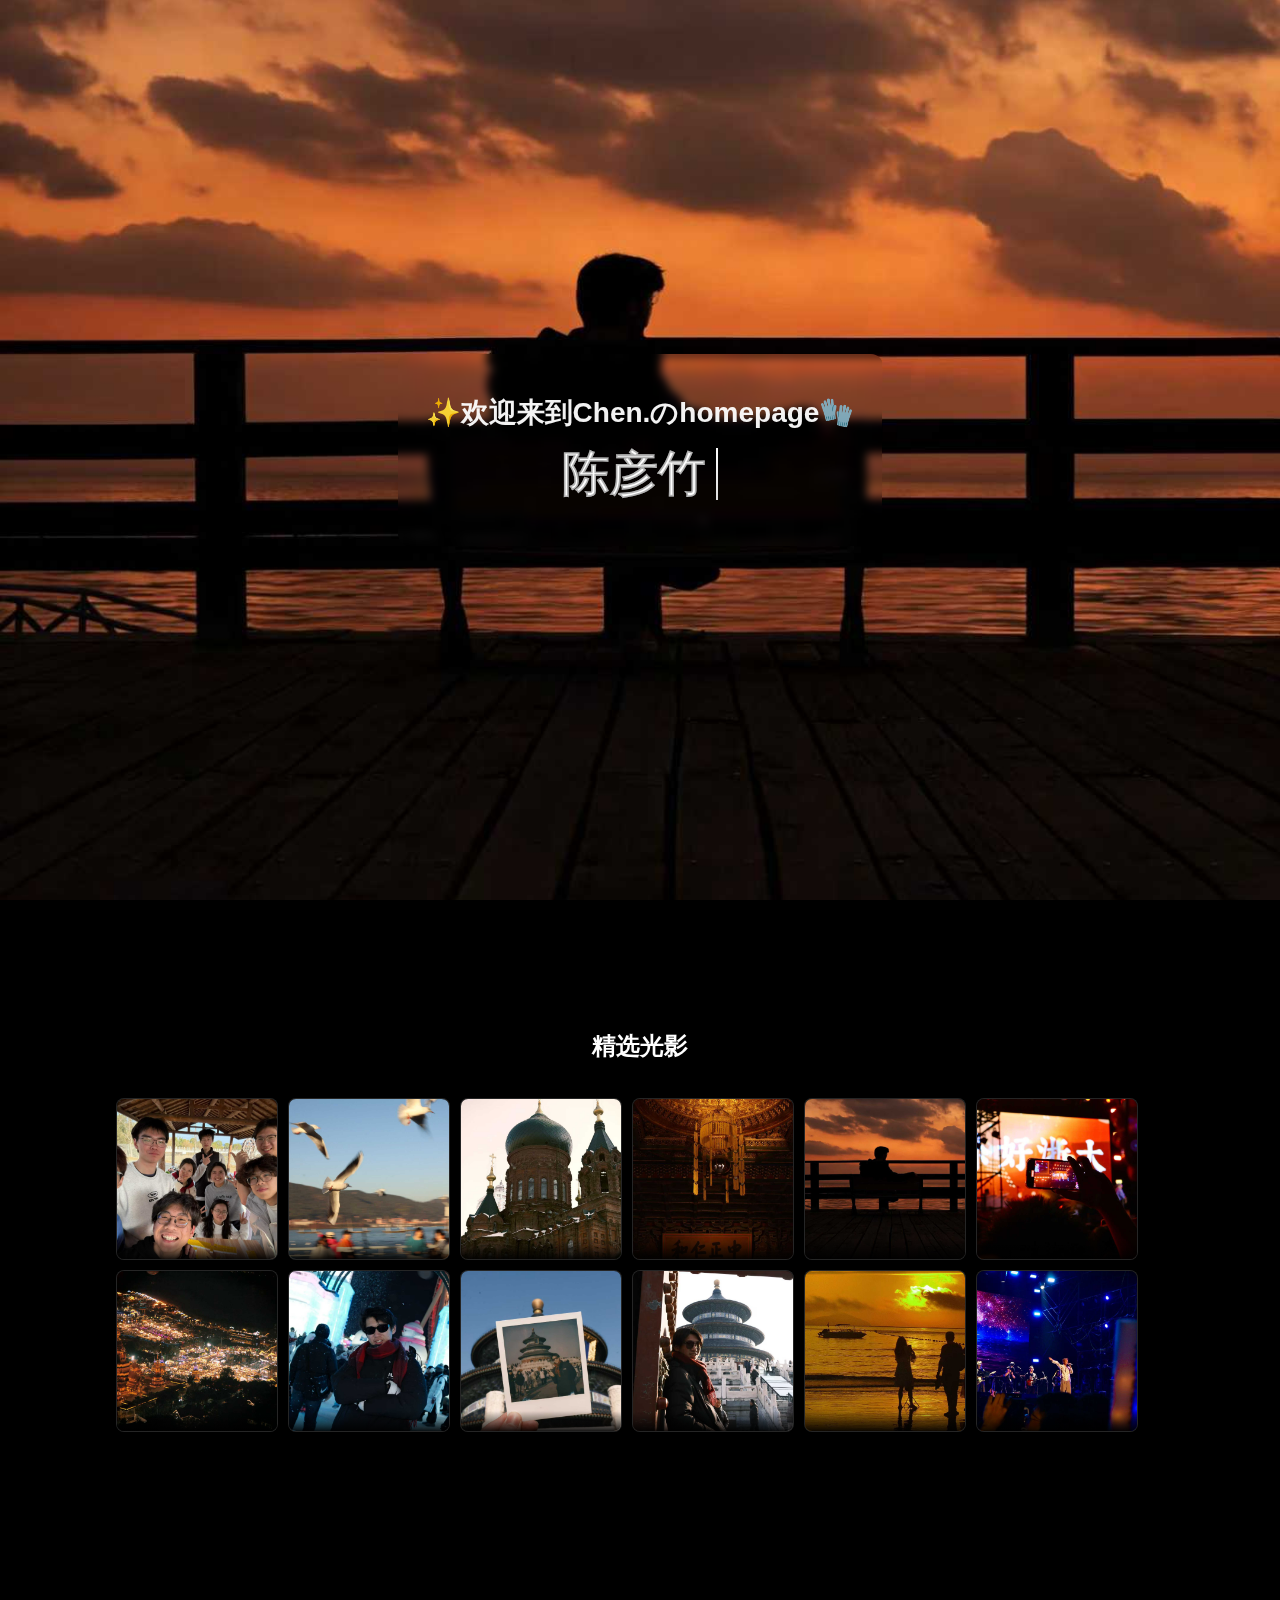
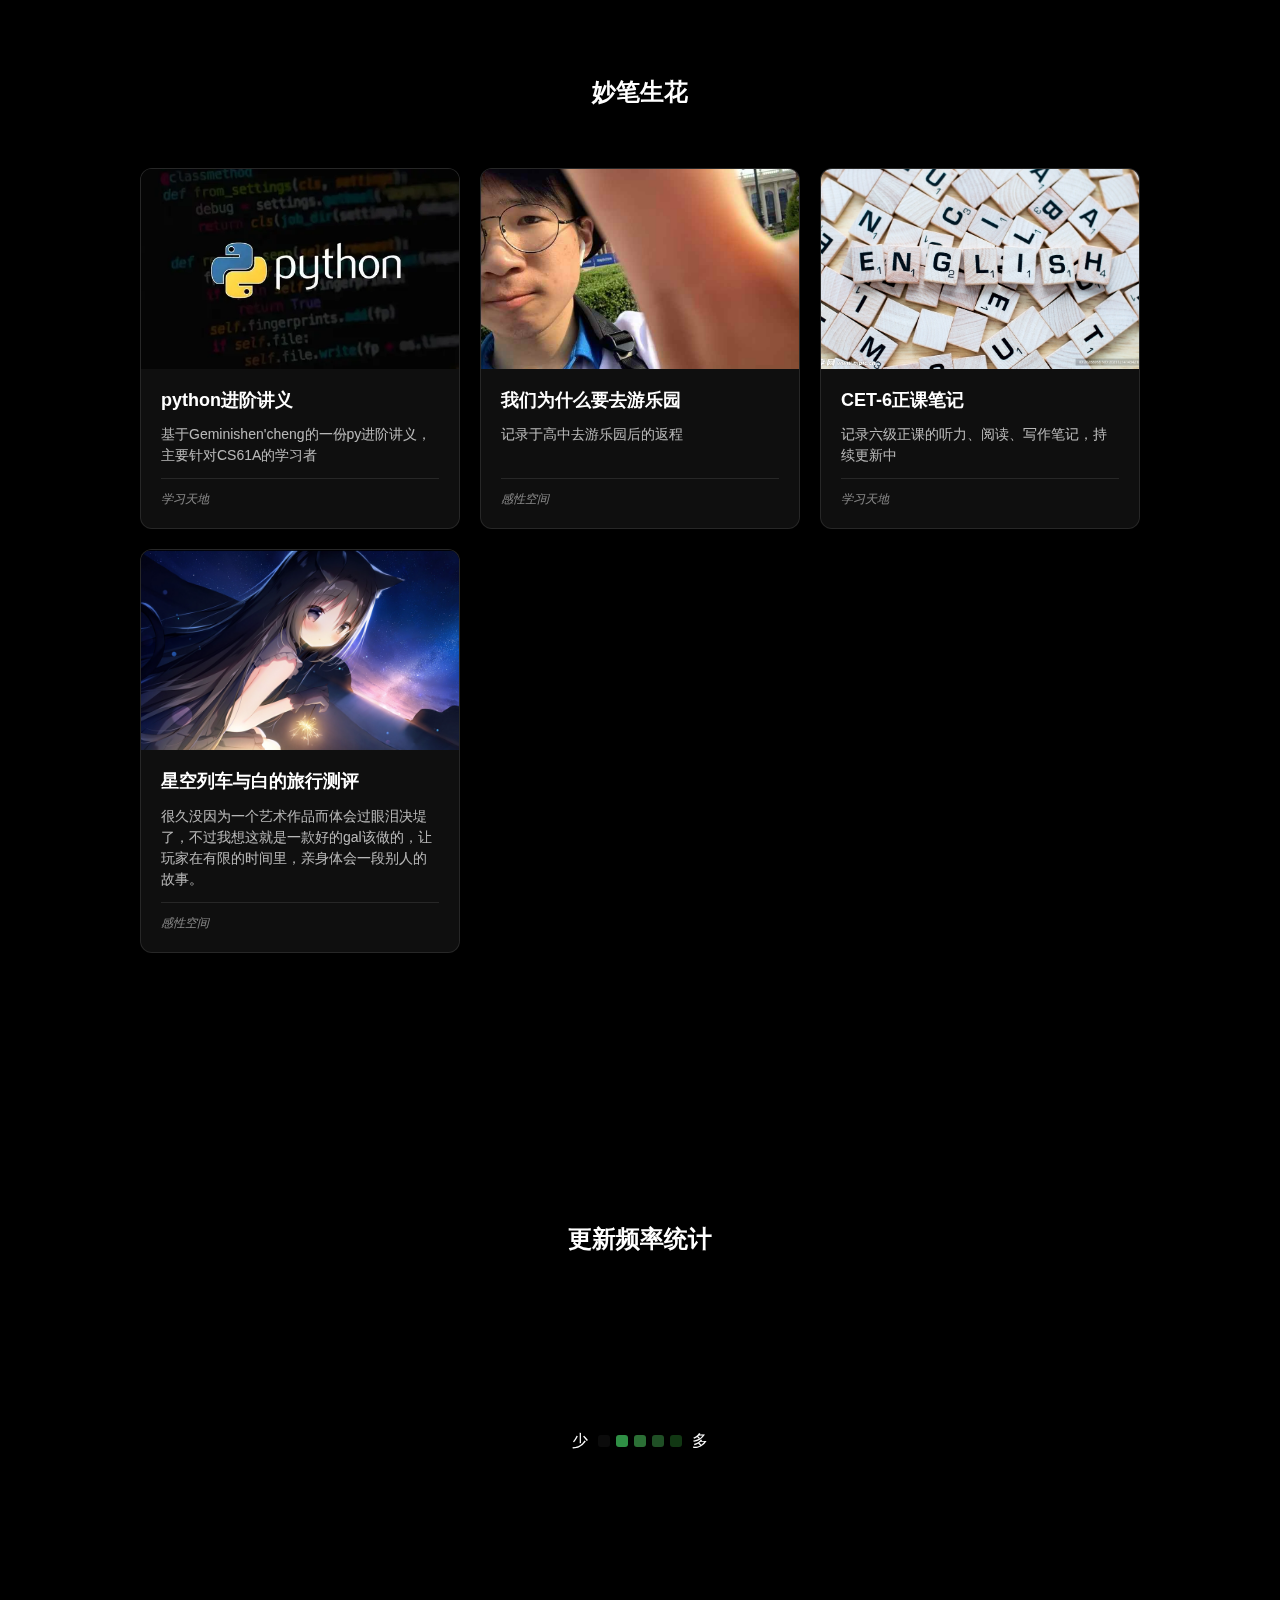
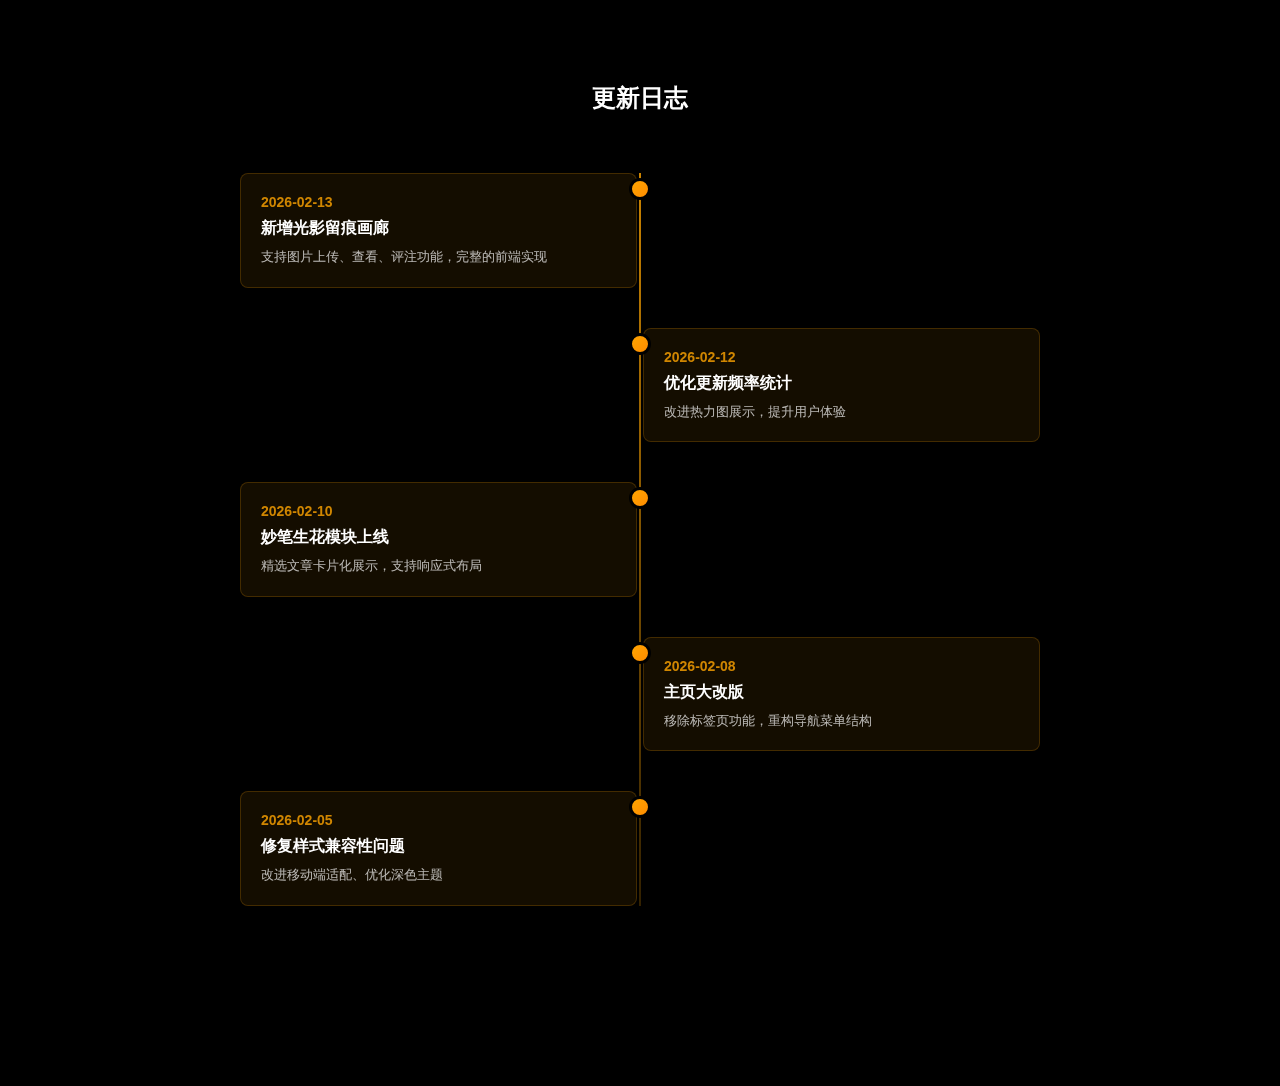
<file: index.html>
<!DOCTYPE html>
<html lang="zh">

<head>
    <meta charset="UTF-8">
    <meta name="viewport" content="width=device-width, initial-scale=1.0">
    <title>首页 - Chen.のhomepage</title>

    <meta http-equiv="Cache-Control" content="no-store" />
    <meta http-equiv="Pragma" content="no-cache" />
    <meta http-equiv="Expires" content="0" />

    <link rel="stylesheet" href="static/header.css">
    <link rel="stylesheet" href="static/hero.css">
    <link rel="stylesheet" href="static/styles.css">
    <link rel="icon" href="favicon.ico" />
</head>

<body>

    <canvas id="starfield" class="starfield-canvas" aria-hidden="true"></canvas>

    <header id="header">
        <div style="display:flex; align-items:center; gap:12px; width:100%; max-width:1100px; justify-content:space-between;">
            <div style="font-weight:bold; font-size:18px;">Chen.のhomepage</div>
            <div>
                <a href="focus.html" class="nav-btn">专注计时器</a>
                <a href="gallery.html" class="nav-btn">光影留痕</a>
                <a href="https://yanzhuchen0901.github.io/notes/" class="nav-btn" target="_blank" rel="noopener noreferrer">笔记</a>
            </div>
        </div>
    </header>

    <section class="hero">
        <div class="hero-content">
            <h1 class="greeting">✨欢迎来到Chen.のhomepage🧤</h1>
            <div class="typed-wrapper">
                <span id="typed" class="typed-text"></span>
                <span class="cursor" aria-hidden="true"></span>
            </div>
        </div>
    </section>

    <!-- 精选光影留痕 - 横向滚动 -->
    <div class="content">
        <h2 style="color:white; text-align:center; margin-top:30px;">精选光影</h2>
        <div id="featuredPhotosContainer" class="featured-photos-scroll"></div>
    </div>

    <!-- 妙笔生花 - 精选文章 -->
    <div class="content">
        <h2 style="color:white; text-align:center; margin-top:30px;">妙笔生花</h2>
        <div id="articlesContainer" class="articles-grid"></div>
    </div>

    <!-- 更新频率统计 -->
    <div class="content">
        <h2 style="color:white; text-align:center; margin-top:30px;">更新频率统计</h2>
        <div id="heatmapContainer" class="heatmap"></div>
        <div class="heat-legend">
            <span>少</span>
            <div class="legend-blocks">
                <div class="legend-cell level-0"></div>
                <div class="legend-cell level-1"></div>
                <div class="legend-cell level-2"></div>
                <div class="legend-cell level-3"></div>
                <div class="legend-cell level-4"></div>
            </div>
            <span>多</span>
        </div>
    </div>

    <!-- 更新日志 - 时间线 -->
    <div class="content">
        <h2 style="color:white; text-align:center; margin-top:30px;">更新日志</h2>
        <div id="changelog-container" class="changelog-timeline"></div>
    </div>

    <script src="static/data.js"></script>
    <script>
        // 精选光影照片数据 - 优先读取本地图片库配置，否则回退到 localStorage
        function getFeaturedPhotos(limit) {
            const maxCount = limit || 10;
            const featured = Array.isArray(window.FEATURED_LIGHTTRACE) ? window.FEATURED_LIGHTTRACE : [];
            if (featured.length > 0) {
                return featured.slice(0, maxCount).map(item => ({
                    data: item.src,
                    comment: item.comment || '',
                    fileName: item.id || item.src || ''
                }));
            }

            try {
                const stored = localStorage.getItem('gallery_images_v1');
                const images = stored ? JSON.parse(stored) : [];
                return images.slice(0, maxCount); // 自动计算显示数量
            } catch (e) {
                return [];
            }
        }

        function getFeaturedPhotoLimit() {
            const container = document.getElementById('featuredPhotosContainer');
            if (!container) return 12;
            const width = container.clientWidth;
            if (!width) return 12;
            // 手机端显示4张（2行2列）
            if (width < 768) {
                return 4;
            }
            const itemSize = 160;
            const gap = 12;
            const padding = 32;
            const usable = Math.max(0, width - padding);
            const columns = Math.max(1, Math.floor((usable + gap) / (itemSize + gap)));
            return Math.max(12, columns * 2);
        }

        // 渲染精选光影
        function renderFeaturedPhotos() {
            const container = document.getElementById('featuredPhotosContainer');
            const limit = getFeaturedPhotoLimit();
            const photos = getFeaturedPhotos(limit);

            if (photos.length === 0) {
                container.innerHTML = '<div style="text-align:center; color:rgba(255,255,255,0.5); padding:40px;">暂无光影留痕，<a href="gallery.html" style="color:#ffa500;">去上传</a></div>';
                return;
            }

            container.innerHTML = '';
            const scroll = document.createElement('div');
            scroll.className = 'photos-scroll-wrapper';

            photos.forEach(photo => {
                const item = document.createElement('div');
                item.className = 'photo-item';
                item.innerHTML = `
                    <img src="${photo.data}" alt="" title="${photo.fileName || ''}">
                    <div class="photo-comment">${photo.comment || ''}</div>
                `;
                item.addEventListener('click', () => {
                    window.location.href = 'gallery.html';
                });
                scroll.appendChild(item);
            });

            container.appendChild(scroll);
        }

        let featuredResizeTimer = null;
        window.addEventListener('resize', () => {
            clearTimeout(featuredResizeTimer);
            featuredResizeTimer = setTimeout(renderFeaturedPhotos, 150);
        });

        // 妙笔生花 - 精选文章数据
        // 数据字段说明:
        // - id: 文章ID
        // - title: 文章标题
        // - description: 文章简述
        // - image: 卡片显示的图片URL（缩略图）
        // - link: 点击卡片后跳转的链接URL
        // - comment: 评注/标签
        const articles = [{
            id: 1,
            title: "python进阶讲义",
            description: "基于Geminishen'cheng的一份py进阶讲义，主要针对CS61A的学习者",
            image: "photos/photo1.webp",
            link: "https://yanzhuchen0901.github.io/notes/#/computer-science/UCB%20CS61A/python",
            comment: "学习天地"
        }, {
            id: 2,
            title: "我们为什么要去游乐园",
            description: "记录于高中去游乐园后的返程",
            image: "photos/photo2.png",
            link: "https://yanzhuchen0901.github.io/notes/#/Diary/amusementpark",
            comment: "感性空间"
        }, {
            id: 3,
            title: "CET-6正课笔记",
            description: "记录六级正课的听力、阅读、写作笔记，持续更新中",
            image: "photos/photo3.jpg",
            link: "https://yanzhuchen0901.github.io/notes/#/English/CET-6/translation_and_writing1",
            comment: "学习天地"
        }, {
            id: 4,
            title: "星空列车与白的旅行测评",
            description: "很久没因为一个艺术作品而体会过眼泪决堤了，不过我想这就是一款好的gal该做的，让玩家在有限的时间里，亲身体会一段别人的故事。",
            image: "photos/photo4.png",
            link: "https://yanzhuchen0901.github.io/notes/#/Diary/star_white",
            comment: "感性空间"
        }];

        // 更新日志数据
        const changelog = [{
            date: "2026-02-13",
            title: "新增光影留痕画廊",
            description: "支持图片上传、查看、评注功能，完整的前端实现"
        }, {
            date: "2026-02-12",
            title: "优化更新频率统计",
            description: "改进热力图展示，提升用户体验"
        }, {
            date: "2026-02-10",
            title: "妙笔生花模块上线",
            description: "精选文章卡片化展示，支持响应式布局"
        }, {
            date: "2026-02-08",
            title: "主页大改版",
            description: "移除标签页功能，重构导航菜单结构"
        }, {
            date: "2026-02-05",
            title: "修复样式兼容性问题",
            description: "改进移动端适配、优化深色主题"
        }];

        // 渲染妙笔生花
        function renderArticles() {
            const container = document.getElementById('articlesContainer');
            container.innerHTML = '';
            const grid = document.createElement('div');
            grid.className = 'articles-grid';

            articles.forEach(article => {
                const card = document.createElement('div');
                card.className = 'article-card';
                card.style.cursor = 'pointer';
                card.innerHTML = `
                    <div class="article-image">
                        <img src="${article.image}" alt="${article.title}">
                    </div>
                    <div class="article-content">
                        <h3>${article.title}</h3>
                        <p>${article.description}</p>
                        <div class="article-comment">${article.comment}</div>
                    </div>
                `;
                // 添加点击事件 - 跳转到文章链接
                card.addEventListener('click', () => {
                    window.open(article.link, '_blank');
                });
                grid.appendChild(card);
            });

            container.appendChild(grid);
        }

        // 渲染更新日志
        function renderChangelog() {
            const container = document.getElementById('changelog-container');
            container.innerHTML = '';
            const timeline = document.createElement('div');
            timeline.className = 'timeline';

            changelog.forEach((log, index) => {
                const item = document.createElement('div');
                item.className = 'timeline-item';
                item.innerHTML = `
                    <div class="timeline-marker"></div>
                    <div class="timeline-content">
                        <div class="timeline-date">${log.date}</div>
                        <div class="timeline-title">${log.title}</div>
                        <div class="timeline-description">${log.description}</div>
                    </div>
                `;
                timeline.appendChild(item);
            });

            container.appendChild(timeline);
        }
    </script>
    <script>
        // 渲染简单的 GitHub 风格热图（最近 52 周）
        async function renderHeatmap() {
            const counts = getHeatmapData();

            const container = document.getElementById('heatmapContainer');
            container.innerHTML = '';
            const today = new Date();
            // 以周为列，52 列，每列 7 天
            const weeks = 52;
            const oneDay = 24 * 60 * 60 * 1000;

            const endDate = new Date(today.getFullYear(), today.getMonth(), today.getDate());

            for (let w = weeks - 1; w >= 0; w--) {
                const col = document.createElement('div');
                col.className = 'heat-col';
                for (let d = 6; d >= 0; d--) {
                    const cell = document.createElement('div');
                    cell.className = 'heat-cell level-0';
                    const dayOffset = w * 7 + d;
                    const date = new Date(endDate.getTime() - dayOffset * oneDay);
                    const y = date.getFullYear();
                    const m = String(date.getMonth() + 1).padStart(2, '0');
                    const day = String(date.getDate()).padStart(2, '0');
                    const key = `${y}-${m}-${day}`;
                    const value = counts[key] || 0;
                    let lvl = 0;
                    if (value >= 4) lvl = 4;
                    else if (value >= 3) lvl = 3;
                    else if (value >= 2) lvl = 2;
                    else if (value >= 1) lvl = 1;
                    cell.className = 'heat-cell level-' + lvl;
                    cell.title = `${key}: ${value}`;
                    col.appendChild(cell);
                }
                container.appendChild(col);
            }
        }

        // 仅在用户滚动后显示热图（与 header 一致的显示逻辑）
        function setupScrollReveal() {
            const heat = document.getElementById('heatmapContainer');
            if (heat) heat.style.opacity = 0;
            window.addEventListener('scroll', () => {
                const scrollY = window.scrollY;
                const windowH = window.innerHeight;
                let opacity = Math.min(1, Math.max(0, (scrollY - windowH / 2) / (windowH / 2)));
                if (heat) heat.style.opacity = opacity;
            });
        }

        renderFeaturedPhotos();

        // 初始化示例数据到热力图（如果localStorage为空）
        (function initSampleHeatmapData() {
            const RECORDS_PREFIX = 'daily_record_';
            let hasData = false;

            // 检查是否已有数据
            for (let i = 0; i < localStorage.length; i++) {
                const key = localStorage.key(i);
                if (key && key.startsWith(RECORDS_PREFIX)) {
                    hasData = true;
                    break;
                }
            }

            // 如果没有数据，添加示例数据
            if (!hasData) {
                const today = new Date();
                // 添加最近30天的示例数据
                for (let i = 0; i < 30; i++) {
                    const date = new Date(today);
                    date.setDate(date.getDate() - i);
                    const y = date.getFullYear();
                    const m = String(date.getMonth() + 1).padStart(2, '0');
                    const d = String(date.getDate()).padStart(2, '0');
                    const key = `${RECORDS_PREFIX}${y}-${m}-${d}`;

                    // 随机生成活跃度（0-6）
                    const activity = Math.floor(Math.random() * 6);

                    if (activity > 0) {
                        const sampleData = {
                            date: `${y}-${m}-${d}`,
                            keywords: activity > 2 ? ["更新"] : [],
                            today_done: activity > 1 ? "完成了一些工作" : "",
                            tomorrow_plan: activity > 3 ? ["继续努力"] : [],
                            insights: activity > 3 ? "有所收获" : "",
                            todos: activity > 2 ? ["任务1"] : [],
                            focus_sessions: activity > 1 ? [{
                                duration: 30
                            }] : []
                        };
                        localStorage.setItem(key, JSON.stringify(sampleData));
                    }
                }
            }
        })();

        renderHeatmap();
        setupScrollReveal();
        renderArticles();
        renderChangelog();

        // 初始化 header 为隐藏状态
        const header = document.getElementById("header");
        const hero = document.querySelector(".hero");
        if (header) header.style.opacity = 0;

        window.addEventListener("scroll", () => {
            const scrollY = window.scrollY;
            const windowH = window.innerHeight;

            if (hero) {
                let heroOpacity = Math.max(0, 1 - scrollY / windowH);
                hero.style.opacity = heroOpacity;
            }

            if (header) {
                let headerOpacity = Math.min(1, Math.max(0, (scrollY - windowH / 2) / (windowH / 2)));
                header.style.opacity = headerOpacity;
            }
        });
    </script>

    <script>
        // 简单打字机循环效果（移动端友好、无外部依赖）
        (function() {
            const el = document.getElementById('typed');
            if (!el) return;
            const phrases = ["陈彦竹", "Yanzhu Chen🎍", "📖ZJUer", "💻CS Learner", "both conter strike & computer science", "Coffee☕ & Pingpong🏓 Lover", "Billiards experienced🎱"];
            let pi = 0,
                ci = 0,
                deleting = false;
            const typeSpeed = 90,
                deleteSpeed = 50,
                pause = 1200;

            function tick() {
                const full = phrases[pi];
                if (!deleting) {
                    ci++;
                    el.textContent = full.slice(0, ci);
                    if (ci === full.length) {
                        deleting = true;
                        setTimeout(tick, pause);
                        return;
                    }
                } else {
                    ci--;
                    el.textContent = full.slice(0, ci);
                    if (ci === 0) {
                        deleting = false;
                        pi = (pi + 1) % phrases.length;
                    }
                }
                setTimeout(tick, deleting ? deleteSpeed : typeSpeed);
            }

            // start after small delay for nicer entry
            setTimeout(tick, 400);
        })();
    </script>

    <script src="static/particle-config.js"></script>
    <script src="starfield.js"></script>

</body>

</html>
</file>
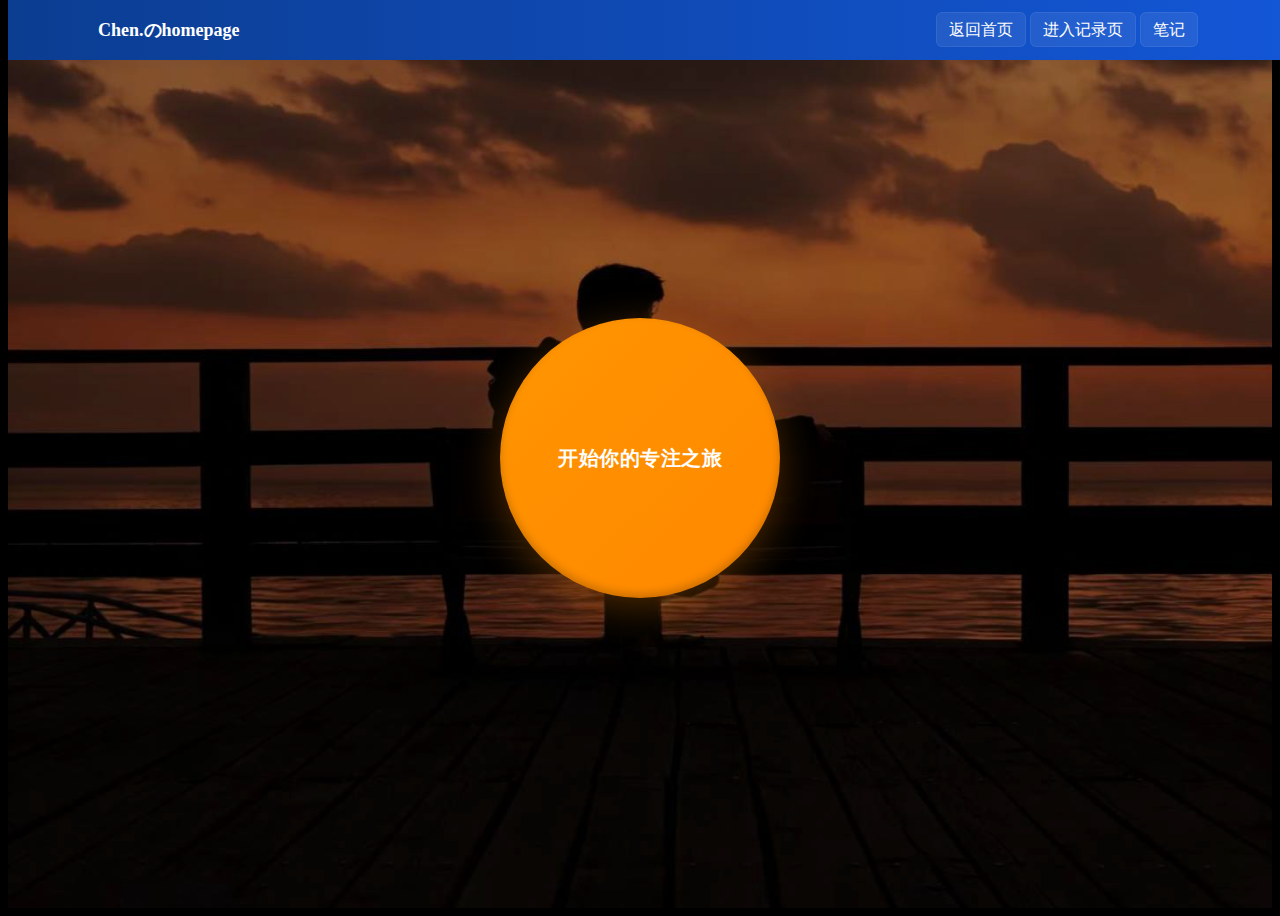
<file: focus.html>
<!DOCTYPE html>
<html lang="zh">

<head>
    <meta charset="UTF-8">
    <meta name="viewport" content="width=device-width, initial-scale=1.0">
    <title>专注计时器 - Chen.のhomepage</title>

    <meta http-equiv="Cache-Control" content="no-store" />
    <meta http-equiv="Pragma" content="no-cache" />
    <meta http-equiv="Expires" content="0" />

    <link rel="stylesheet" href="static/header.css">
    <link rel="stylesheet" href="static/hero.css">
    <link rel="stylesheet" href="static/focus.css">
</head>

<body>

    <header id="header">
        <div style="display:flex; align-items:center; gap:12px; width:100%; max-width:1100px; justify-content:space-between;">
            <div style="font-weight:bold; font-size:18px;">Chen.のhomepage</div>
            <div>
                <a href="index.html" class="nav-btn">返回首页</a>
                <a href="records.html" class="nav-btn">进入记录页</a>
                <a href="https://yanzhuchen0901.github.io/notes/" class="nav-btn" target="_blank" rel="noopener noreferrer">笔记</a>
            </div>
        </div>
    </header>

    <section class="hero focus-hero">
        <!-- 透明灰色蒙版 -->
        <div class="focus-overlay"></div>

        <!-- 圆形按钮容器 -->
        <div class="focus-button-wrapper">
            <!-- 计时器显示 -->
            <div class="focus-timer-display" id="focusTimerDisplay">
                <div class="timer-text" id="timerText">25:00</div>
            </div>

            <!-- 主按钮 -->
            <button class="focus-btn" id="focusBtn">
                <span class="btn-text">开始你的专注之旅</span>
            </button>
        </div>
    </section>

    <script src="static/data.js"></script>
    <script src="static/focus.js"></script>

</body>

</html>
</file>
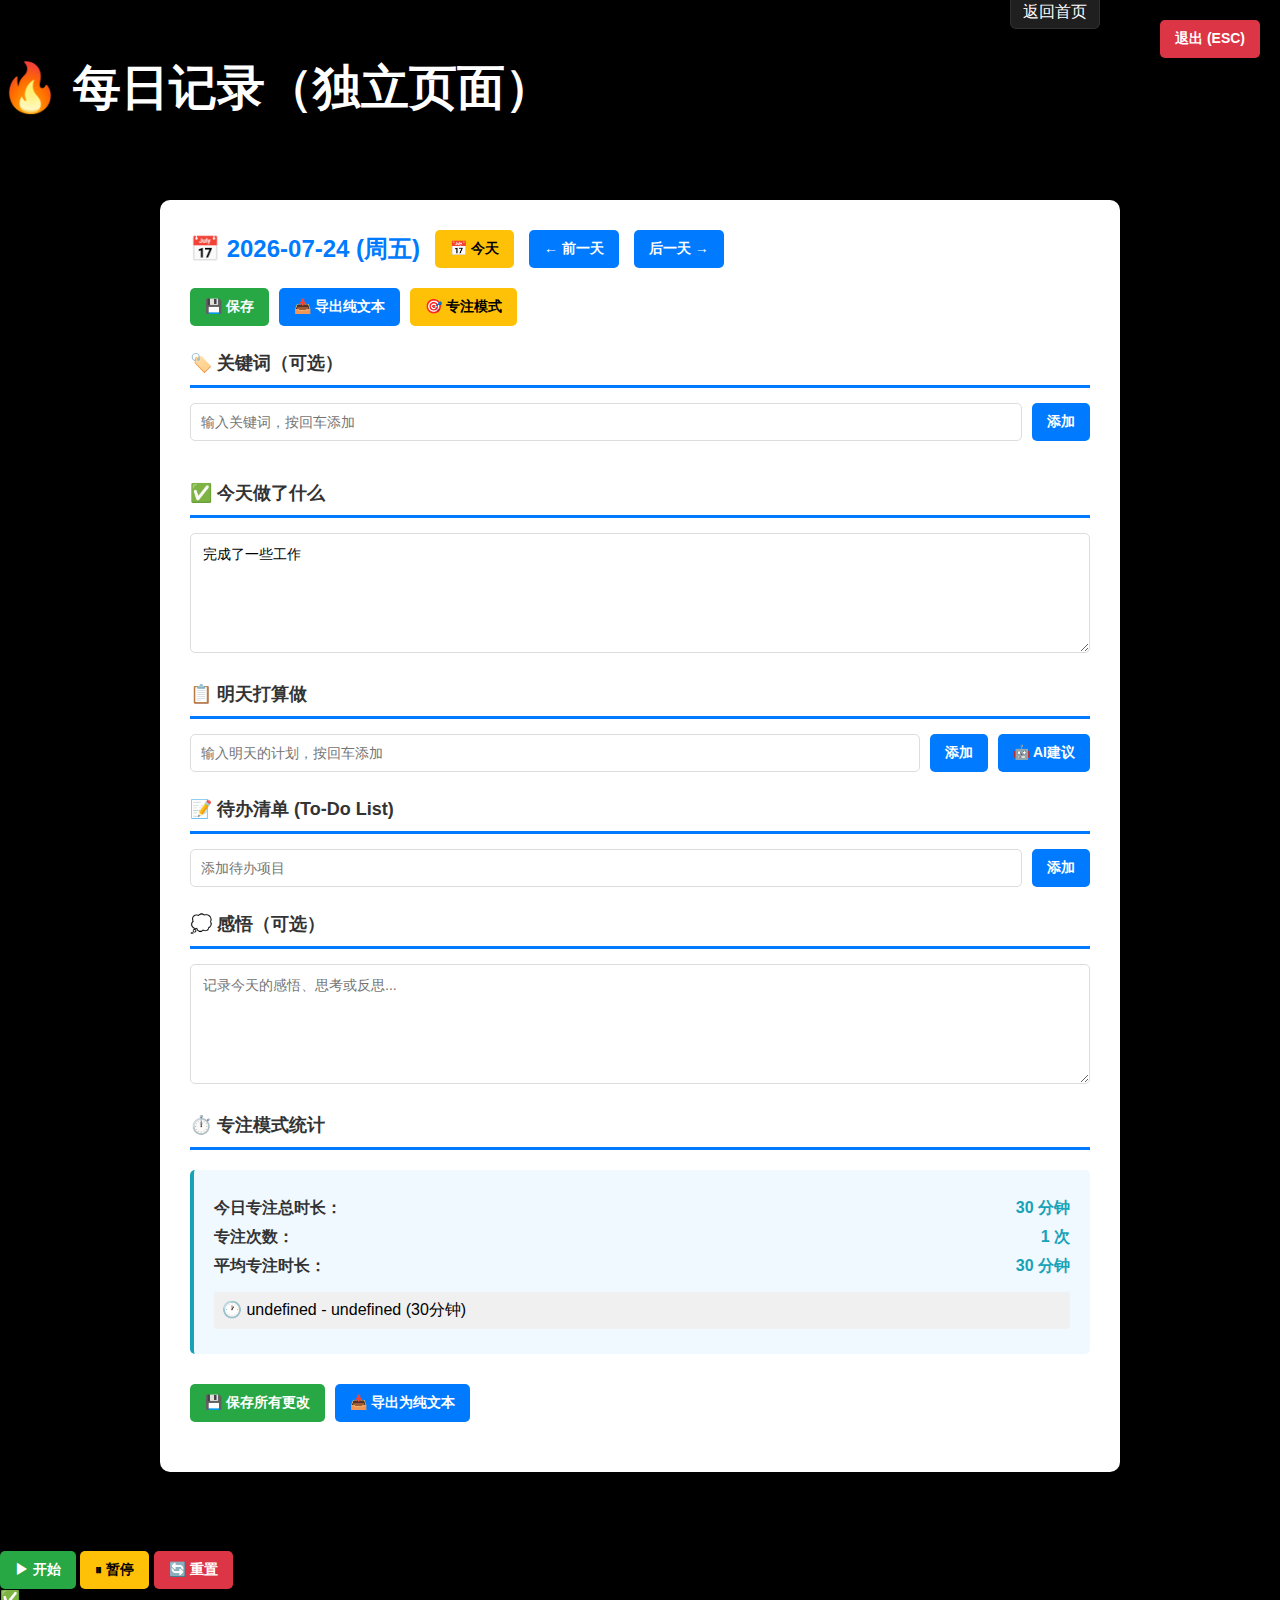
<file: records.html>
<!DOCTYPE html>
<html lang="zh">

<head>
    <meta charset="UTF-8">
    <meta name="viewport" content="width=device-width, initial-scale=1.0">
    <title>每日记录系统 - 记录页</title>

    <meta http-equiv="Cache-Control" content="no-store" />
    <meta http-equiv="Pragma" content="no-cache" />
    <meta http-equiv="Expires" content="0" />

    <link rel="stylesheet" href="static/styles.css">
</head>

<body>

    <header id="header">
        <div style="display:flex; align-items:center; gap:12px; width:100%; max-width:1100px; justify-content:space-between;">
            <div style="font-weight:bold; font-size:18px;">Chen.のhomepage</div>
            <div>
                <a href="index.html" class="nav-btn">返回首页</a>
            </div>
        </div>
    </header>

    <section class="hero">
        <h1>🔥 每日记录（独立页面）</h1>
    </section>

    <div class="daily-record-container">
        <div class="date-display">
            <span id="currentDate"></span>
            <button class="btn btn-warning" onclick="goToToday()">📅 今天</button>
            <button class="btn btn-primary" onclick="previousDay()">← 前一天</button>
            <button class="btn btn-primary" onclick="nextDay()">后一天 →</button>
        </div>

        <div class="btn-group">
            <button class="btn btn-success" onclick="saveRecord()">💾 保存</button>
            <button class="btn btn-primary" onclick="exportRecord()">📥 导出纯文本</button>
            <button class="btn btn-warning" onclick="startFocusMode()">🎯 专注模式</button>
        </div>

        <div class="section-title">🏷️ 关键词（可选）</div>
        <div class="input-group">
            <input type="text" id="keywordInput" placeholder="输入关键词，按回车添加" onkeypress="if(event.key==='Enter') addKeyword()">
            <button class="btn btn-primary" onclick="addKeyword()">添加</button>
        </div>
        <div class="keywords-container" id="keywordsContainer"></div>

        <div class="section-title">✅ 今天做了什么</div>
        <textarea id="todayDone" placeholder="记录今天完成的事项..."></textarea>

        <div class="section-title">📋 明天打算做</div>
        <div class="input-group">
            <input type="text" id="tomorrowInput" placeholder="输入明天的计划，按回车添加" onkeypress="if(event.key==='Enter') addTomorrowPlan()">
            <button class="btn btn-primary" onclick="addTomorrowPlan()">添加</button>
            <button class="btn btn-primary" onclick="suggestPlans()">🤖 AI建议</button>
        </div>
        <ul class="tomorrow-list" id="tomorrowList"></ul>
        <div id="aiSuggestions" class="ai-suggestions" style="display:none;">
            <h4>AI建议的明天计划：</h4>
            <ul class="ai-suggestions-list" id="suggestionsList"></ul>
        </div>

        <div class="section-title">📝 待办清单 (To-Do List)</div>
        <div class="input-group">
            <input type="text" id="todoInput" placeholder="添加待办项目" onkeypress="if(event.key==='Enter') addTodo()">
            <button class="btn btn-primary" onclick="addTodo()">添加</button>
        </div>
        <ul class="todo-list" id="todoList"></ul>

        <div class="section-title">💭 感悟（可选）</div>
        <textarea id="insights" placeholder="记录今天的感悟、思考或反思..."></textarea>

        <div class="section-title">⏱️ 专注模式统计</div>
        <div class="stats-panel">
            <div class="stat-item">
                <span class="stat-label">今日专注总时长：</span>
                <span class="stat-value" id="totalFocusTime">0 分钟</span>
            </div>
            <div class="stat-item">
                <span class="stat-label">专注次数：</span>
                <span class="stat-value" id="focusCount">0 次</span>
            </div>
            <div class="stat-item">
                <span class="stat-label">平均专注时长：</span>
                <span class="stat-value" id="avgFocusTime">0 分钟</span>
            </div>
            <div id="focusSessions" style="margin-top: 15px;"></div>
        </div>

        <div class="btn-group" style="margin-top: 30px;">
            <button class="btn btn-success" onclick="saveRecord()">💾 保存所有更改</button>
            <button class="btn btn-primary" onclick="exportRecord()">📥 导出为纯文本</button>
        </div>
    </div>

    <!-- 专注模式窗口 -->
    <div class="focus-mode" id="focusMode">
        <button class="btn btn-danger" style="position: absolute; top: 20px; right: 20px;" onclick="exitFocusMode()">退出 (ESC)</button>
        <div class="focus-task" id="focusTask">聚焦任务</div>
        <div class="focus-timer" id="focusTimer">25:00</div>
        <div class="focus-controls">
            <button class="btn btn-success" onclick="startTimer()">▶ 开始</button>
            <button class="btn btn-warning" onclick="pauseTimer()">⏸ 暂停</button>
            <button class="btn btn-danger" onclick="resetTimer()">🔄 重置</button>
        </div>
        <div class="focus-stats">
            <div>✅ 今天专注总时长: <span id="focusStatTotal">0</span> 分钟</div>
            <div>📊 本次专注: <span id="focusStatCurrent">0</span> 分钟</div>
        </div>
    </div>

    <script src="static/data.js"></script>
    <script>
        let currentDate = new Date();
        let focusTimer = null;
        let focusSeconds = 0;
        let focusInitialSeconds = 25 * 60;
        let isTimerRunning = false;
        let currentFocusTask = '';

        // 初始化
        function init() {
            goToToday();
        }

        // 日期导航
        function goToToday() {
            currentDate = new Date();
            loadRecord();
        }

        function previousDay() {
            currentDate.setDate(currentDate.getDate() - 1);
            loadRecord();
        }

        function nextDay() {
            currentDate.setDate(currentDate.getDate() + 1);
            loadRecord();
        }

        function getDateString() {
            const year = currentDate.getFullYear();
            const month = String(currentDate.getMonth() + 1).padStart(2, '0');
            const day = String(currentDate.getDate()).padStart(2, '0');
            return `${year}-${month}-${day}`;
        }

        function updateDateDisplay() {
            const dateStr = getDateString();
            const weekday = ['周日', '周一', '周二', '周三', '周四', '周五', '周六'][currentDate.getDay()];
            document.getElementById('currentDate').textContent = `📅 ${dateStr} (${weekday})`;
        }

        // 加载和保存
        function loadRecord() {
            updateDateDisplay();
            const dateStr = getDateString();
            const data = getRecord(dateStr);

            document.getElementById('keywordsContainer').innerHTML = '';
            data.keywords.forEach(k => addKeywordUI(k));

            document.getElementById('todayDone').value = data.today_done || '';
            document.getElementById('insights').value = data.insights || '';

            document.getElementById('tomorrowList').innerHTML = '';
            (data.tomorrow_plan || []).forEach(p => addTomorrowPlanUI(p));

            document.getElementById('todoList').innerHTML = '';
            (data.todos || []).forEach(todo => addTodoUI(todo));

            updateFocusStats(data.focus_sessions || []);
        }

        function saveRecord() {
            const dateStr = getDateString();
            const keywords = Array.from(document.querySelectorAll('.keyword-tag')).map(el =>
                el.textContent.replace('✕', '').trim()
            );
            const tomorrowPlans = Array.from(document.querySelectorAll('.tomorrow-item .tomorrow-text')).map(el =>
                el.textContent.trim()
            );
            const todos = Array.from(document.querySelectorAll('.todo-item')).map(el => ({
                text: el.querySelector('.todo-text').textContent.trim(),
                completed: el.querySelector('input[type="checkbox"]').checked
            }));

            const data = {
                date: dateStr,
                keywords: keywords,
                today_done: document.getElementById('todayDone').value,
                tomorrow_plan: tomorrowPlans,
                insights: document.getElementById('insights').value,
                todos: todos,
                focus_sessions: window.focusSessions || []
            };

            saveRecordData(dateStr, data);
            alert('✅ 保存成功！');
        }

        // 关键词管理
        function addKeyword() {
            const input = document.getElementById('keywordInput');
            if (input.value.trim()) {
                addKeywordUI(input.value.trim());
                input.value = '';
            }
        }

        function addKeywordUI(keyword) {
            const container = document.getElementById('keywordsContainer');
            const tag = document.createElement('div');
            tag.className = 'keyword-tag';
            tag.innerHTML = `${keyword} <button onclick="this.parentElement.remove()">✕</button>`;
            container.appendChild(tag);
        }

        // 明天计划管理
        function addTomorrowPlan() {
            const input = document.getElementById('tomorrowInput');
            if (input.value.trim()) {
                addTomorrowPlanUI(input.value.trim());
                input.value = '';
            }
        }

        function addTomorrowPlanUI(plan) {
            const list = document.getElementById('tomorrowList');
            const item = document.createElement('li');
            item.className = 'tomorrow-item';
            item.innerHTML = `
            <div class="tomorrow-text">${plan}</div>
            <button class="btn-remove" onclick="this.parentElement.remove()">删除</button>
        `;
            list.appendChild(item);
        }

        function suggestPlans() {
            const todayDone = document.getElementById('todayDone').value;
            if (!todayDone.trim()) {
                alert('请先填写今天做了什么，AI才能给出建议！');
                return;
            }

            const suggestions = generatePlanSuggestions(todayDone);
            const suggestionsList = document.getElementById('suggestionsList');
            suggestionsList.innerHTML = '';

            suggestions.forEach(s => {
                const li = document.createElement('li');
                li.innerHTML = `<span onclick="addTomorrowPlanUI('${s.replace(/'/g, "\\'")}'); document.getElementById('aiSuggestions').style.display='none';" style="cursor:pointer; color:#28a745; font-weight:bold;">${s}</span>`;
                suggestionsList.appendChild(li);
            });

            document.getElementById('aiSuggestions').style.display = 'block';
        }

        function generatePlanSuggestions(todayDone) {
            const suggestions = [];

            if (todayDone.includes('会议') || todayDone.includes('讨论')) {
                suggestions.push('整理会议要点和行动项');
            }
            if (todayDone.includes('代码') || todayDone.includes('开发')) {
                suggestions.push('复审代码并完成单元测试');
            }
            if (todayDone.includes('学习')) {
                suggestions.push('复习今天学习的内容');
            }
            if (todayDone.includes('阅读')) {
                suggestions.push('总结阅读笔记');
            }

            suggestions.push('计划明天的重点任务');
            suggestions.push('检查邮件和待办事项');
            suggestions.push('准备明天的会议');

            return suggestions.slice(0, 5);
        }

        // 待办清单管理
        function addTodo() {
            const input = document.getElementById('todoInput');
            if (input.value.trim()) {
                addTodoUI({
                    text: input.value.trim(),
                    completed: false
                });
                input.value = '';
            }
        }

        function addTodoUI(todo) {
            const list = document.getElementById('todoList');
            const item = document.createElement('li');
            item.className = 'todo-item' + (todo.completed ? ' completed' : '');
            item.innerHTML = `
            <input type="checkbox" ${todo.completed ? 'checked' : ''} onchange="this.parentElement.classList.toggle('completed')">
            <div class="todo-text">${todo.text}</div>
            <button class="btn-remove" onclick="this.parentElement.remove()">删除</button>
        `;
            list.appendChild(item);
        }

        // 专注模式
        function startFocusMode() {
            const input = prompt('输入本次专注的任务：');
            if (input !== null) {
                currentFocusTask = input || '专注工作';
                document.getElementById('focusTask').textContent = currentFocusTask;
                focusSeconds = focusInitialSeconds;
                updateFocusDisplay();
                document.getElementById('focusMode').classList.add('active');
                document.addEventListener('keydown', handleFocusKeydown);
            }
        }

        function exitFocusMode() {
            document.getElementById('focusMode').classList.remove('active');
            document.removeEventListener('keydown', handleFocusKeydown);
            if (focusTimer) clearInterval(focusTimer);
            isTimerRunning = false;

            if (focusSeconds < focusInitialSeconds) {
                const duration = Math.round((focusInitialSeconds - focusSeconds) / 60);
                if (duration > 0) {
                    if (!window.focusSessions) window.focusSessions = [];
                    window.focusSessions.push({
                        task: currentFocusTask,
                        duration: duration,
                        timestamp: new Date().toLocaleTimeString()
                    });
                    updateFocusStats(window.focusSessions);
                }
            }
        }

        function handleFocusKeydown(e) {
            if (e.key === 'Escape') exitFocusMode();
        }

        function startTimer() {
            if (isTimerRunning) return;
            isTimerRunning = true;
            focusTimer = setInterval(() => {
                focusSeconds--;
                updateFocusDisplay();
                if (focusSeconds <= 0) {
                    clearInterval(focusTimer);
                    alert('⏰ 专注时间结束！');
                    isTimerRunning = false;
                }
            }, 1000);
        }

        function pauseTimer() {
            clearInterval(focusTimer);
            isTimerRunning = false;
        }

        function resetTimer() {
            clearInterval(focusTimer);
            focusSeconds = focusInitialSeconds;
            isTimerRunning = false;
            updateFocusDisplay();
        }

        function updateFocusDisplay() {
            const minutes = Math.floor(focusSeconds / 60);
            const seconds = focusSeconds % 60;
            document.getElementById('focusTimer').textContent =
                `${String(minutes).padStart(2, '0')}:${String(seconds).padStart(2, '0')}`;

            if (window.focusSessions) {
                const total = window.focusSessions.reduce((sum, s) => sum + s.duration, 0);
                const currentSession = Math.round((focusInitialSeconds - focusSeconds) / 60);
                document.getElementById('focusStatTotal').textContent = total;
                document.getElementById('focusStatCurrent').textContent = currentSession;
            }
        }

        function updateFocusStats(sessions) {
            window.focusSessions = sessions;
            const total = sessions.reduce((sum, s) => sum + s.duration, 0);
            const avg = sessions.length > 0 ? Math.round(total / sessions.length) : 0;

            document.getElementById('totalFocusTime').textContent = `${total} 分钟`;
            document.getElementById('focusCount').textContent = `${sessions.length} 次`;
            document.getElementById('avgFocusTime').textContent = `${avg} 分钟`;

            const sessionsHTML = sessions.map(s =>
                `<div style="padding:8px; background:#f0f0f0; margin:5px 0; border-radius:3px;">
                🕐 ${s.timestamp} - ${s.task} (${s.duration}分钟)
            </div>`
            ).join('');
            document.getElementById('focusSessions').innerHTML = sessionsHTML || '';
        }

        // 导出功能
        function exportRecord() {
            const dateStr = getDateString();
            const data = getRecord(dateStr);

            let text = `━━━━━━━━━━━━━━━━━━━━━━━━━━━━━━
📅 每日记录 - ${data.date}
━━━━━━━━━━━━━━━━━━━━━━━━━━━━━━

`;

            if (data.keywords && data.keywords.length > 0) {
                text += `🏷️  关键词: ${data.keywords.join(', ')}\n\n`;
            }

            text += `✅ 今天做了什么:
${data.today_done || ''}

📋 明天打算做:
`;

            (data.tomorrow_plan || []).forEach((plan, i) => {
                text += `  ${i + 1}. ${plan}\n`;
            });

            if (data.insights) {
                text += `\n💭 感悟:\n${data.insights}\n`;
            }

            if (data.focus_sessions && data.focus_sessions.length > 0) {
                const total = data.focus_sessions.reduce((sum, s) => sum + s.duration, 0);
                text += `\n⏱️  今日专注时长: ${total}分钟\n`;
                text += '📊 专注记录:\n';
                data.focus_sessions.forEach(session => {
                    text += `  • ${session.duration}分钟 - ${session.task}\n`;
                });
            }

            text += '\n━━━━━━━━━━━━━━━━━━━━━━━━━━━━━━\n';

            // 创建下载链接
            const blob = new Blob([text], {
                type: 'text/plain;charset=utf-8'
            });
            const url = URL.createObjectURL(blob);
            const link = document.createElement('a');
            link.href = url;
            link.download = `record_${dateStr}.txt`;
            document.body.appendChild(link);
            link.click();
            document.body.removeChild(link);
            URL.revokeObjectURL(url);
        }

        // 启动应用
        init();
    </script>

</body>

</html>
</file>
<file: static/header.css>
/* Header styles split out from styles.css */

#header {
    position: fixed;
    top: 0;
    width: 100%;
    height: 60px;
    background: linear-gradient(90deg, #0b3d91, #1356d6);
    color: white;
    display: flex;
    justify-content: center;
    align-items: center;
    transition: opacity 0.3s;
    z-index: 1000;
}

#header>div {
    display: flex;
    align-items: center;
    gap: 12px;
    width: 100%;
    max-width: 1100px;
    justify-content: space-between;
}

.nav-btn {
    background: rgba(255, 255, 255, 0.08);
    color: white;
    padding: 8px 12px;
    border-radius: 6px;
    text-decoration: none;
    border: 1px solid rgba(255, 255, 255, 0.08);
    transition: background 0.15s, transform 0.12s;
}

.nav-btn:hover {
    background: rgba(255, 255, 255, 0.12);
    transform: translateY(-2px);
}
</file>
<file: static/hero.css>
/* Hero styles and typing animation */

.hero {
    height: 100vh;
    background: url("hero.jpg") center/cover no-repeat;
    display: flex;
    justify-content: center;
    align-items: center;
    color: white;
    text-align: center;
}

.hero-content {
    backdrop-filter: blur(4px);
    padding: 40px 28px;
    border-radius: 12px;
}

.hero .greeting {
    font-size: 28px;
    margin: 0 0 10px 0;
    opacity: 0.95;
}

.typed-wrapper {
    font-family: "Courier New", monospace;
    font-size: 48px;
    font-weight: 700;
    color: #fffb;
    display: inline-flex;
    align-items: center;
    gap: 8px;
}

.cursor {
    display: inline-block;
    width: 2px;
    height: 1.1em;
    background: linear-gradient(180deg, #fff, #ddd);
    animation: blink 1s steps(1) infinite;
    margin-left: 2px;
}

@keyframes blink {
    0%,
    50% {
        opacity: 1
    }
    51%,
    100% {
        opacity: 0
    }
}


/* Smooth fade-in for typed text */

.typed-text {
    display: inline-block;
    color: #fff;
    -webkit-text-stroke: 0.2px rgba(0, 0, 0, 0.3);
}

@media (max-width: 600px) {
    .typed-wrapper {
        font-size: 26px
    }
    .hero .greeting {
        font-size: 18px
    }
}
</file>
<file: static/styles.css>
body {
    margin: 0;
    font-family: Arial, sans-serif;
    background-color: black;
}

.starfield-canvas {
    position: fixed;
    top: 0;
    left: 0;
    width: 100%;
    height: 100%;
    z-index: 0;
    opacity: 0;
    transition: opacity 0.5s ease;
    pointer-events: none;
}

header,
.hero,
.content {
    position: relative;
    z-index: 1;
}


/* 精选光影 - 横向滚动 */

.featured-photos-scroll {
    overflow-x: auto;
    overflow-y: hidden;
    max-width: 1100px;
    margin: 0 auto;
    scroll-behavior: smooth;
}

.photos-scroll-wrapper {
    display: grid;
    grid-auto-flow: column;
    grid-auto-columns: 160px;
    grid-template-rows: repeat(2, 160px);
    gap: 12px;
    padding: 16px;
    justify-content: flex-start;
}

.featured-photos-scroll::-webkit-scrollbar {
    height: 6px;
}

.featured-photos-scroll::-webkit-scrollbar-track {
    background: rgba(255, 255, 255, 0.05);
    border-radius: 3px;
}

.featured-photos-scroll::-webkit-scrollbar-thumb {
    background: rgba(255, 165, 0, 0.4);
    border-radius: 3px;
}

.featured-photos-scroll::-webkit-scrollbar-thumb:hover {
    background: rgba(255, 165, 0, 0.6);
}

.photo-item {
    width: 160px;
    aspect-ratio: 1;
    background: rgba(255, 255, 255, 0.05);
    border: 1px solid rgba(255, 255, 255, 0.1);
    border-radius: 8px;
    overflow: hidden;
    cursor: pointer;
    transition: all 0.3s ease;
    position: relative;
}

.photo-item:hover {
    border-color: rgba(255, 165, 0, 0.5);
    background: rgba(255, 165, 0, 0.05);
    transform: scale(1.05);
    box-shadow: 0 5px 20px rgba(255, 165, 0, 0.2);
}

.photo-item img {
    width: 100%;
    height: 100%;
    object-fit: cover;
    transition: transform 0.3s ease;
}

.photo-item:hover img {
    transform: scale(1.1);
}

.photo-comment {
    position: absolute;
    bottom: 0;
    left: 0;
    right: 0;
    background: linear-gradient(transparent, rgba(0, 0, 0, 0.9));
    color: white;
    padding: 12px 8px 8px;
    font-size: 11px;
    line-height: 1.3;
    max-height: 35px;
    overflow: hidden;
    text-overflow: ellipsis;
    display: -webkit-box;
    -webkit-line-clamp: 2;
    -webkit-box-orient: vertical;
}

.hero h1 {
    color: white;
    font-size: 48px;
}


/* 内容区 */

.content {
    padding: 100px;
    color: white;
}

.daily-record-container {
    max-width: 900px;
    margin: 80px auto 40px;
    background: white;
    border-radius: 10px;
    padding: 30px;
    box-shadow: 0 4px 6px rgba(0, 0, 0, 0.1);
}

.section-title {
    font-size: 18px;
    font-weight: bold;
    color: #333;
    margin-top: 25px;
    margin-bottom: 15px;
    padding-bottom: 10px;
    border-bottom: 3px solid #007bff;
}

.date-display {
    font-size: 24px;
    font-weight: bold;
    color: #007bff;
    margin-bottom: 20px;
    display: flex;
    gap: 15px;
    align-items: center;
}

.btn {
    padding: 10px 15px;
    border: none;
    border-radius: 5px;
    cursor: pointer;
    font-size: 14px;
    font-weight: bold;
    transition: all 0.3s;
}

.btn-primary {
    background: #007bff;
    color: white;
}

.btn-primary:hover {
    background: #0056b3;
}

.btn-success {
    background: #28a745;
    color: white;
}

.btn-success:hover {
    background: #218838;
}

.btn-danger {
    background: #dc3545;
    color: white;
}

.btn-danger:hover {
    background: #c82333;
}

.btn-warning {
    background: #ffc107;
    color: black;
}

.btn-warning:hover {
    background: #e0a800;
}

.btn-group {
    display: flex;
    gap: 10px;
    margin-bottom: 20px;
    flex-wrap: wrap;
}

.input-group {
    display: flex;
    gap: 10px;
    margin-bottom: 15px;
}

.input-group input {
    flex: 1;
    padding: 10px;
    border: 1px solid #ddd;
    border-radius: 5px;
    font-size: 14px;
}

textarea {
    width: 100%;
    padding: 12px;
    border: 1px solid #ddd;
    border-radius: 5px;
    font-family: Arial, sans-serif;
    font-size: 14px;
    min-height: 120px;
    resize: vertical;
    box-sizing: border-box;
}

.keywords-container {
    display: flex;
    gap: 8px;
    flex-wrap: wrap;
    margin-bottom: 15px;
}

.keyword-tag {
    background: #e7f3ff;
    border: 1px solid #007bff;
    color: #007bff;
    padding: 6px 12px;
    border-radius: 20px;
    font-size: 13px;
    display: flex;
    align-items: center;
    gap: 8px;
}

.keyword-tag button {
    background: none;
    border: none;
    color: #007bff;
    cursor: pointer;
    font-size: 16px;
    font-weight: bold;
    padding: 0;
}

.todo-list {
    list-style: none;
    padding: 0;
}

.todo-item {
    display: flex;
    gap: 10px;
    padding: 12px;
    background: #f8f9fa;
    border-left: 4px solid #007bff;
    margin-bottom: 10px;
    border-radius: 5px;
    align-items: center;
}

.todo-item.completed {
    opacity: 0.6;
    border-left-color: #28a745;
}

.todo-item input[type="checkbox"] {
    width: 18px;
    height: 18px;
    cursor: pointer;
}

.todo-item .todo-text {
    flex: 1;
}

.todo-item.completed .todo-text {
    text-decoration: line-through;
}

.btn-remove {
    background: #dc3545;
    color: white;
    border: none;
    padding: 5px 10px;
    border-radius: 3px;
    cursor: pointer;
    font-size: 12px;
}

.btn-remove:hover {
    background: #c82333;
}

.tomorrow-list {
    list-style: none;
    padding: 0;
}

.tomorrow-item {
    display: flex;
    gap: 10px;
    padding: 12px;
    background: #f0f9ff;
    border-left: 4px solid #17a2b8;
    margin-bottom: 10px;
    border-radius: 5px;
    align-items: center;
}

.tomorrow-item .tomorrow-text {
    flex: 1;
}

.tomorrow-item .btn-remove {
    background: #dc3545;
}

.export-btn {
    display: inline-flex;
    gap: 8px;
    align-items: center;
}

.stats-panel {
    background: #f0f9ff;
    border-left: 4px solid #17a2b8;
    padding: 20px;
    border-radius: 5px;
    margin-top: 20px;
}

.stat-item {
    font-size: 16px;
    margin: 8px 0;
    display: flex;
    justify-content: space-between;
}

.stat-label {
    font-weight: bold;
    color: #333;
}

.stat-value {
    color: #17a2b8;
    font-weight: bold;
}

.ai-suggestions {
    background: #fff3cd;
    border-left: 4px solid #ffc107;
    padding: 15px;
    border-radius: 5px;
    margin-top: 15px;
    font-size: 14px;
}

.ai-suggestions h4 {
    margin: 0 0 10px 0;
    color: #856404;
}

.ai-suggestions-list {
    list-style: none;
    padding: 0;
}

.ai-suggestions-list li {
    padding: 8px 0;
    color: #856404;
}

.ai-suggestions-list li:before {
    content: "💡 ";
    margin-right: 8px;
}

.nav-btn {
    background: rgba(255, 255, 255, 0.12);
    color: white;
    padding: 8px 12px;
    border-radius: 6px;
    text-decoration: none;
    border: 1px solid rgba(255, 255, 255, 0.08);
}


/* 热图样式 */

.heatmap {
    display: flex;
    gap: 4px;
    justify-content: center;
    padding: 18px;
    overflow-x: auto;
}

.heat-col {
    display: flex;
    flex-direction: column;
    gap: 4px;
}

.heat-cell {
    width: 12px;
    height: 12px;
    border-radius: 3px;
    background: #111;
}

.heat-cell.level-0 {
    background: #0b0b0b;
}

.heat-cell.level-1 {
    background: #2f8f45;
}

.heat-cell.level-2 {
    background: #2b6f35;
}

.heat-cell.level-3 {
    background: #1f4f25;
}

.heat-cell.level-4 {
    background: #113713;
}

.heat-legend {
    display: flex;
    gap: 10px;
    align-items: center;
    justify-content: center;
    margin-top: 12px;
    color: white;
}

.legend-blocks {
    display: flex;
    gap: 6px;
    align-items: center;
}

.legend-cell {
    width: 12px;
    height: 12px;
    border-radius: 3px;
}

.legend-cell.level-0 {
    background: #0b0b0b
}

.legend-cell.level-1 {
    background: #2f8f45
}

.legend-cell.level-2 {
    background: #2b6f35
}

.legend-cell.level-3 {
    background: #1f4f25
}

.legend-cell.level-4 {
    background: #113713
}


/* 妙笔生花 - 文章卡片网格 */

.articles-grid {
    display: grid;
    grid-template-columns: repeat(auto-fit, minmax(300px, 1fr));
    gap: 20px;
    padding: 20px;
}

.article-card {
    background: rgba(255, 255, 255, 0.06);
    border: 1px solid rgba(255, 255, 255, 0.1);
    border-radius: 12px;
    overflow: hidden;
    transition: all 0.3s ease;
    cursor: pointer;
}

.article-card:hover {
    transform: translateY(-8px);
    border-color: rgba(255, 255, 255, 0.2);
    background: rgba(255, 255, 255, 0.09);
    box-shadow: 0 10px 30px rgba(0, 0, 0, 0.3);
}

.article-image {
    width: 100%;
    height: 200px;
    overflow: hidden;
    background: rgba(0, 0, 0, 0.3);
}

.article-image img {
    width: 100%;
    height: 100%;
    object-fit: cover;
    transition: transform 0.3s ease;
}

.article-card:hover .article-image img {
    transform: scale(1.05);
}

.article-content {
    padding: 20px;
    color: white;
}

.article-content h3 {
    margin: 0 0 12px 0;
    font-size: 18px;
    color: #fff;
    line-height: 1.3;
}

.article-content p {
    margin: 0 0 12px 0;
    font-size: 14px;
    color: rgba(255, 255, 255, 0.7);
    line-height: 1.5;
    min-height: 42px;
}

.article-comment {
    font-size: 12px;
    color: rgba(255, 255, 255, 0.5);
    font-style: italic;
    border-top: 1px solid rgba(255, 255, 255, 0.1);
    padding-top: 12px;
    margin-top: 12px;
}


/* 更新日志 - 时间线样式 */

.changelog-timeline {
    padding: 40px 20px;
    max-width: 800px;
    margin: 0 auto;
}

.timeline {
    position: relative;
    padding: 0;
}

.timeline::before {
    content: '';
    position: absolute;
    left: 50%;
    transform: translateX(-50%);
    width: 2px;
    height: 100%;
    background: linear-gradient(180deg, rgba(255, 165, 0, 0.8), rgba(255, 165, 0, 0.2));
}

.timeline-item {
    margin-bottom: 40px;
    position: relative;
    display: flex;
    align-items: flex-start;
    gap: 30px;
}

.timeline-item:nth-child(odd) {
    flex-direction: row;
}

.timeline-item:nth-child(even) {
    flex-direction: row-reverse;
}

.timeline-marker {
    position: absolute;
    left: 50%;
    transform: translateX(-50%);
    width: 16px;
    height: 16px;
    background: linear-gradient(135deg, #ffa500, #ff8c00);
    border: 3px solid #000;
    border-radius: 50%;
    z-index: 10;
    top: 5px;
}

.timeline-content {
    width: calc(50% - 45px);
    background: rgba(255, 165, 0, 0.08);
    border: 1px solid rgba(255, 165, 0, 0.2);
    border-radius: 8px;
    padding: 20px;
    color: white;
}

.timeline-date {
    font-size: 14px;
    color: rgba(255, 165, 0, 0.8);
    font-weight: bold;
    margin-bottom: 8px;
}

.timeline-title {
    font-size: 16px;
    color: #fff;
    font-weight: bold;
    margin-bottom: 8px;
}

.timeline-description {
    font-size: 13px;
    color: rgba(255, 255, 255, 0.7);
    line-height: 1.5;
}


/* 响应式布局 */

@media (max-width: 768px) {
    .articles-grid {
        grid-template-columns: 1fr;
    }
    .timeline::before {
        left: 8px;
    }
    .timeline-item,
    .timeline-item:nth-child(even) {
        flex-direction: column;
    }
    .timeline-marker {
        left: 8px;
    }
    .timeline-content {
        width: 100%;
        margin-left: 30px;
    }
    .photo-item {
        flex: 0 0 160px;
    }
}
</file>
<file: static/focus.css>
/* 专注计时器页面样式 */

html,
body {
    background-color: black;
}

.focus-hero {
    position: relative;
    height: 100vh;
    display: flex;
    align-items: center;
    justify-content: center;
    background: url("hero.jpg") center/cover no-repeat;
    overflow: hidden;
}


/* 透明黑色蒙版 */

.focus-overlay {
    position: absolute;
    top: 0;
    left: 0;
    width: 100%;
    height: 100%;
    background: rgba(0, 0, 0, 0.4);
    z-index: 1;
}


/* 圆形按钮容器 */

.focus-button-wrapper {
    position: relative;
    z-index: 2;
    display: flex;
    align-items: center;
    justify-content: center;
    flex-direction: column;
    gap: 40px;
}


/* 计时器显示容器 */

.focus-timer-display {
    position: absolute;
    top: -200px;
    width: 280px;
    height: 280px;
    border-radius: 50%;
    background: rgba(255, 255, 255, 0.08);
    border: 3px solid rgba(255, 255, 255, 0.2);
    display: flex;
    align-items: center;
    justify-content: center;
    opacity: 0;
    transform: scale(0.8) translateY(-50px);
    transition: all 0.5s ease-out;
    pointer-events: none;
}

.focus-timer-display.active {
    opacity: 1;
    transform: scale(1) translateY(0);
}

.timer-text {
    font-size: 72px;
    font-weight: bold;
    color: #ff6b35;
    font-family: 'Courier New', monospace;
    text-shadow: 0 0 20px rgba(255, 107, 53, 0.5);
}


/* 主圆形按钮 */

.focus-btn {
    width: 280px;
    height: 280px;
    border-radius: 50%;
    border: none;
    background: linear-gradient(135deg, #ff9500 0%, #ff8800 100%);
    color: white;
    font-size: 20px;
    font-weight: bold;
    cursor: pointer;
    display: flex;
    align-items: center;
    justify-content: center;
    text-align: center;
    padding: 40px;
    box-sizing: border-box;
    transition: all 0.3s ease;
    box-shadow: 0 10px 40px rgba(255, 136, 0, 0.3), inset 0 -4px 8px rgba(0, 0, 0, 0.2);
    position: relative;
    z-index: 3;
}


/* 悬停状态 - 较深的橘色 */

.focus-btn:hover:not(.active):not(.timing) {
    background: linear-gradient(135deg, #ff7a00 0%, #ff6800 100%);
    box-shadow: 0 15px 50px rgba(255, 106, 0, 0.4), inset 0 -4px 8px rgba(0, 0, 0, 0.2);
    transform: scale(1.05);
}


/* 计时状态 - 红色 */

.focus-btn.timing {
    background: linear-gradient(135deg, #ff4444 0%, #dd0000 100%);
    box-shadow: 0 10px 40px rgba(255, 68, 68, 0.5), inset 0 -4px 8px rgba(0, 0, 0, 0.2), 0 0 30px rgba(255, 68, 68, 0.4);
    animation: pulse-red 1s infinite;
}


/* 脉冲动画 */

@keyframes pulse-red {
    0%,
    100% {
        box-shadow: 0 10px 40px rgba(255, 68, 68, 0.5), inset 0 -4px 8px rgba(0, 0, 0, 0.2), 0 0 30px rgba(255, 68, 68, 0.4);
    }
    50% {
        box-shadow: 0 10px 40px rgba(255, 68, 68, 0.7), inset 0 -4px 8px rgba(0, 0, 0, 0.2), 0 0 50px rgba(255, 68, 68, 0.6);
    }
}


/* 激活状态样式 */

.focus-btn.active {
    background: linear-gradient(135deg, #ff4444 0%, #dd0000 100%);
    box-shadow: 0 15px 50px rgba(255, 68, 68, 0.5), inset 0 -4px 8px rgba(0, 0, 0, 0.2);
}


/* 按钮文字 */

.btn-text {
    line-height: 1.4;
    letter-spacing: 0.5px;
}


/* 按下状态 */

.focus-btn:active:not(.timing) {
    transform: scale(0.95);
}


/* 响应式设计 */

@media (max-width: 768px) {
    .focus-btn {
        width: 220px;
        height: 220px;
        font-size: 18px;
    }
    .focus-timer-display {
        width: 220px;
        height: 220px;
    }
    .timer-text {
        font-size: 56px;
    }
    .focus-btn:hover:not(.active):not(.timing) {
        transform: scale(1.03);
    }
}

@media (max-width: 480px) {
    .focus-btn {
        width: 180px;
        height: 180px;
        font-size: 16px;
        padding: 30px;
    }
    .focus-timer-display {
        width: 180px;
        height: 180px;
    }
    .timer-text {
        font-size: 44px;
    }
    .focus-button-wrapper {
        gap: 30px;
    }
}
</file>
